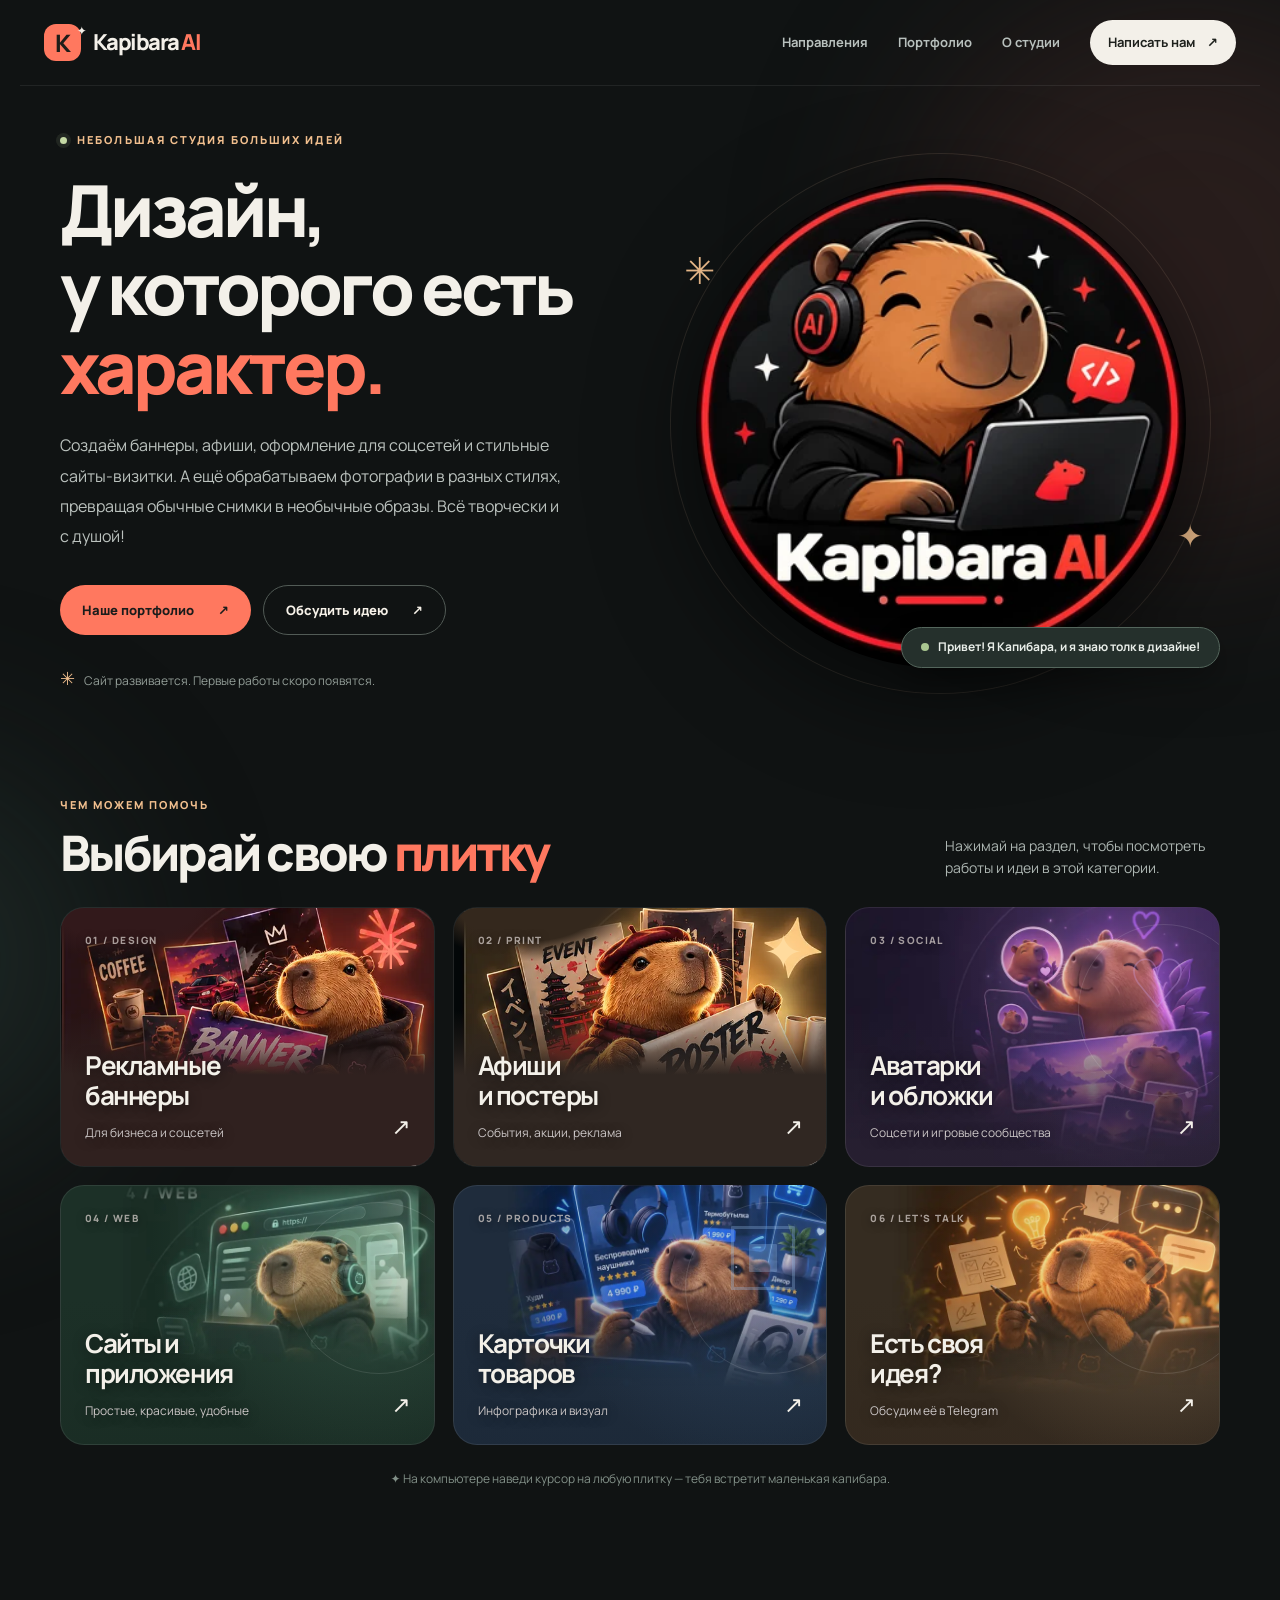
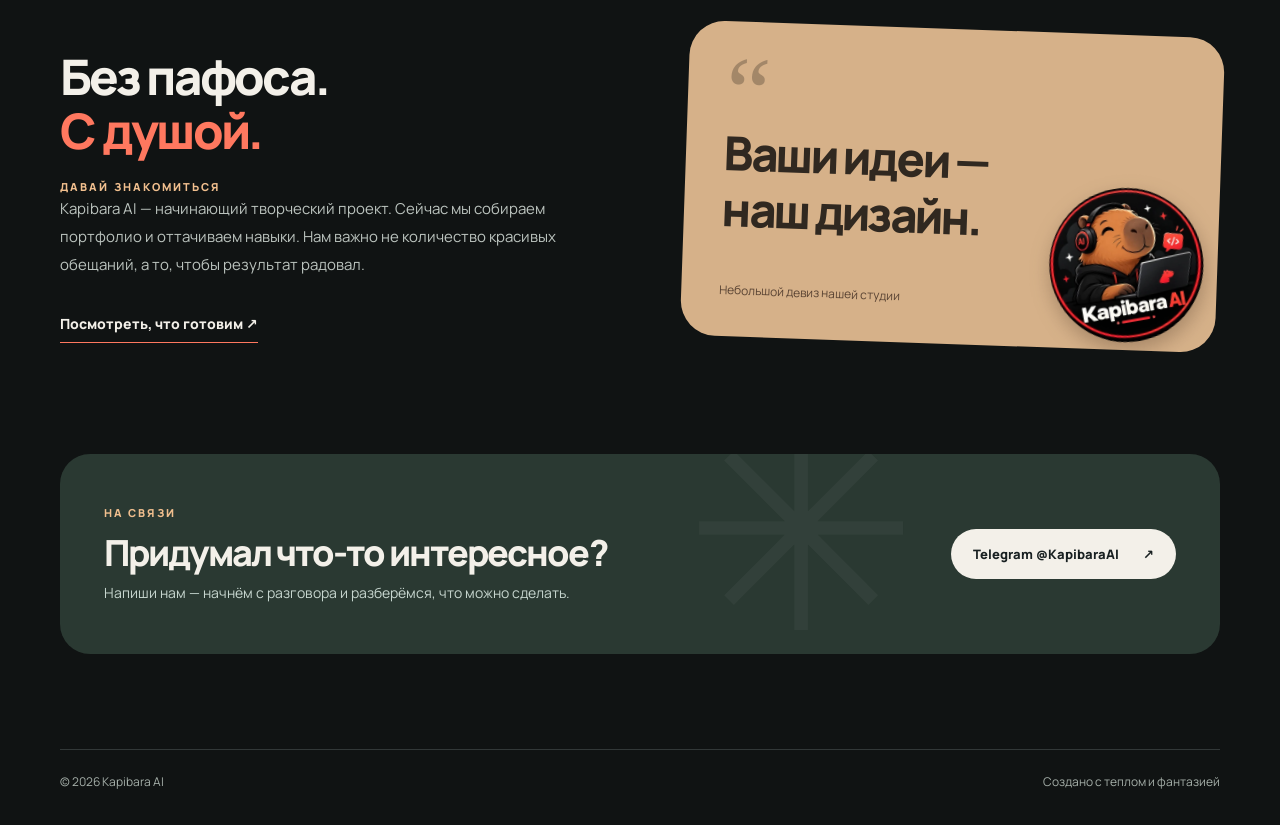
<file: index.html>
<!doctype html>
<html lang="ru">
<head>
  <meta charset="utf-8">
  <meta name="viewport" content="width=device-width, initial-scale=1">
  <meta name="theme-color" content="#111414">
  <meta name="description" content="Kapibara AI — дружелюбная творческая студия. Рекламные баннеры, афиши, визуалы и простые сайты-визитки.">
  <title>Kapibara AI — дизайн с характером</title>
  <link rel="icon" href="assets/kapibara-logo.webp" type="image/webp">
  <link rel="stylesheet" href="assets/style.css?v=20261023-projects">
  <script src="assets/app.js?v=20261021-default-cursor" defer></script>
</head>
<body>
  <div class="ambient ambient-a" aria-hidden="true"></div>
  <div class="ambient ambient-b" aria-hidden="true"></div>
  <header class="site-header">
    <a href="index.html" class="brand" aria-label="Kapibara AI, главная">
      <span class="brand-mark" aria-hidden="true">K<span class="capy-star">✦</span></span>
      <span>Kapibara <b>AI</b></span>
    </a>
    <nav class="nav" aria-label="Главная навигация">
      <a href="#services">Направления</a>
      <a href="portfolio.html">Портфолио</a>
      <a href="#about">О студии</a>
      <a class="nav-contact" href="https://t.me/KapibaraAI" target="_blank" rel="noopener noreferrer">Написать нам <span aria-hidden="true">↗</span></a>
    </nav>
  </header>
  <main>
    <section class="hero container">
      <div class="hero-copy">
        <div class="eyebrow"><span class="live-dot"></span> Небольшая студия больших идей</div>
        <h1>Дизайн,<br>у которого есть <em>характер.</em></h1>
        <p>Создаём баннеры, афиши, оформление для соцсетей и стильные сайты-визитки. А ещё обрабатываем фотографии в разных стилях, превращая обычные снимки в необычные образы. Всё творчески и с душой!</p>
        <div class="actions">
          <a class="btn btn-primary" href="portfolio.html">Наше портфолио <span aria-hidden="true">↗</span></a>
          <a class="btn btn-outline" href="https://t.me/KapibaraAI" target="_blank" rel="noopener noreferrer">Обсудить идею <span aria-hidden="true">↗</span></a>
        </div>
        <div class="hero-note"><span class="capy-star" aria-hidden="true">✳</span> Сайт развивается. Первые работы скоро появятся.</div>
      </div>
      <div class="hero-art">
        <div class="hero-spark hero-spark-one capy-star" aria-hidden="true">✳</div><div class="hero-spark hero-spark-two capy-star" aria-hidden="true">✦</div>
        <div class="orbit orbit-one" aria-hidden="true"></div><div class="orbit orbit-two" aria-hidden="true"></div>
        <img class="hero-logo" src="assets/kapibara-logo.webp" alt="Фирменный логотип Kapibara AI: улыбающаяся мультяшная капибара в наушниках за ноутбуком" width="500" height="500">
        <div class="art-caption"><span class="art-caption-dot"></span> Привет! Я Капибара, и я знаю толк в дизайне!</div>
      </div>
    </section>

    <section class="container service-section" id="services">
      <div class="section-heading">
        <div><div class="eyebrow">Чем можем помочь</div><h2>Выбирай свою <span>плитку</span></h2></div>
        <p>Нажимай на раздел, чтобы посмотреть работы и идеи в этой категории.</p>
      </div>
      <div class="tiles">
        <a class="tile tile-coral" href="portfolio.html#banners" aria-label="Смотреть рекламные баннеры"><span class="tile-count">01 / DESIGN</span><span class="tile-icon capy-star" aria-hidden="true">✳</span><div class="tile-bottom"><h3>Рекламные<br>баннеры</h3><p>Для бизнеса и соцсетей</p></div><span class="tile-go" aria-hidden="true">↗</span><span class="peek" aria-hidden="true"><span class="peek-ear ear-left"></span><span class="peek-ear ear-right"></span><span class="peek-face"><span class="peek-eye eye-left"></span><span class="peek-eye eye-right"></span><span class="peek-muzzle"></span></span><span class="peek-sign">Баннеры!</span></span></a>
        <a class="tile tile-peach" href="portfolio.html#posters" aria-label="Смотреть афиши и постеры"><span class="tile-count">02 / PRINT</span><span class="tile-icon capy-star" aria-hidden="true">✦</span><div class="tile-bottom"><h3>Афиши<br>и постеры</h3><p>События, акции, реклама</p></div><span class="tile-go" aria-hidden="true">↗</span><span class="peek" aria-hidden="true"><span class="peek-ear ear-left"></span><span class="peek-ear ear-right"></span><span class="peek-face"><span class="peek-eye eye-left"></span><span class="peek-eye eye-right"></span><span class="peek-muzzle"></span></span><span class="peek-sign">Афиши!</span></span></a>
        <a class="tile tile-purple" href="portfolio.html#social" aria-label="Смотреть оформление соцсетей"><span class="tile-count">03 / SOCIAL</span><span class="tile-icon tile-heart" aria-hidden="true">♡</span><div class="tile-bottom"><h3>Аватарки<br>и обложки</h3><p>Соцсети и игровые сообщества</p></div><span class="tile-go" aria-hidden="true">↗</span><span class="peek" aria-hidden="true"><span class="peek-ear ear-left"></span><span class="peek-ear ear-right"></span><span class="peek-face"><span class="peek-eye eye-left"></span><span class="peek-eye eye-right"></span><span class="peek-muzzle"></span></span><span class="peek-sign">Обложки!</span></span></a>
        <a class="tile tile-green" href="portfolio.html#sites" aria-label="Смотреть сайты и приложения"><span class="tile-count">04 / WEB</span><svg class="tile-icon tile-web-icon" viewBox="0 0 72 72" aria-hidden="true" focusable="false"><path id="kapibara-web-route" d="M30 31 V18 C30 10 25 6 18 6 C10 6 6 12 6 19 C6 27 12 31 20 31 H51 C59 31 64 25 64 19 C64 11 58 6 51 6 C43 6 39 12 39 20 V51 C39 59 45 64 52 64 C60 64 64 58 64 52 C64 44 58 39 50 39 H19 C11 39 6 45 6 52 C6 60 12 64 19 64 C27 64 31 58 31 50 Z" fill="none" stroke="currentColor" stroke-width="4.5" stroke-linecap="round" stroke-linejoin="round" opacity=".52"/><g class="web-route-arrow" fill="none" stroke="currentColor" stroke-width="3.8" stroke-linecap="round" stroke-linejoin="round"><path d="M-10 -6 L0 0 L-10 6 M-15 0 H0"/><animateMotion dur="7.2s" begin="-3s" repeatCount="indefinite" rotate="auto"><mpath href="#kapibara-web-route"/></animateMotion></g></svg><div class="tile-bottom"><h3>Сайты и<br>приложения</h3><p>Простые, красивые, удобные</p></div><span class="tile-go" aria-hidden="true">↗</span><span class="peek" aria-hidden="true"><span class="peek-ear ear-left"></span><span class="peek-ear ear-right"></span><span class="peek-face"><span class="peek-eye eye-left"></span><span class="peek-eye eye-right"></span><span class="peek-muzzle"></span></span><span class="peek-sign">Сайты!</span></span></a>
        <a class="tile tile-blue" href="portfolio.html#marketplace" aria-label="Смотреть оформление товаров"><span class="tile-count">05 / PRODUCTS</span><span class="tile-icon tile-squares" aria-hidden="true"><span class="outer-square"></span><span class="inner-square"></span></span><div class="tile-bottom"><h3>Карточки<br>товаров</h3><p>Инфографика и визуал</p></div><span class="tile-go" aria-hidden="true">↗</span><span class="peek" aria-hidden="true"><span class="peek-ear ear-left"></span><span class="peek-ear ear-right"></span><span class="peek-face"><span class="peek-eye eye-left"></span><span class="peek-eye eye-right"></span><span class="peek-muzzle"></span></span><span class="peek-sign">Товары!</span></span></a>
        <a class="tile tile-contact" href="https://t.me/KapibaraAI" target="_blank" rel="noopener noreferrer" aria-label="Написать Kapibara AI в Telegram"><span class="tile-count">06 / LET'S TALK</span><span class="tile-icon tile-fly" aria-hidden="true">↗</span><div class="tile-bottom"><h3>Есть своя<br>идея?</h3><p>Обсудим её в Telegram</p></div><span class="tile-go" aria-hidden="true">↗</span><span class="peek" aria-hidden="true"><span class="peek-ear ear-left"></span><span class="peek-ear ear-right"></span><span class="peek-face"><span class="peek-eye eye-left"></span><span class="peek-eye eye-right"></span><span class="peek-muzzle"></span></span><span class="peek-sign">Пиши!</span></span></a>
      </div>
      <p class="tile-help"><span class="capy-star" aria-hidden="true">✦</span> На компьютере наведи курсор на любую плитку — тебя встретит маленькая капибара.</p>
    </section>

    <section class="container why-section" id="about">
      <div class="why-copy"><h2>Без пафоса.<br><em>С душой.</em></h2><div class="eyebrow">Давай знакомиться</div><p>Kapibara AI — начинающий творческий проект. Сейчас мы собираем портфолио и оттачиваем навыки. Нам важно не количество красивых обещаний, а то, чтобы результат радовал.</p><a class="text-link" href="portfolio.html">Посмотреть, что готовим <span aria-hidden="true">↗</span></a></div>
      <div class="why-card"><div class="quote-mark">“</div><blockquote>Ваши идеи —<br>наш дизайн.</blockquote><img class="why-capibara" src="assets/kapibara-logo.webp" alt="" aria-hidden="true" width="154" height="154"><p>Небольшой девиз нашей студии</p></div>
    </section>

    <section class="container contact-section" id="contacts"><div><div class="eyebrow">На связи</div><h2>Придумал что-то интересное?</h2><p>Напиши нам — начнём с разговора и разберёмся, что можно сделать.</p></div><a class="btn btn-white" href="https://t.me/KapibaraAI" target="_blank" rel="noopener noreferrer">Telegram @KapibaraAI <span aria-hidden="true">↗</span></a></section>
  </main>
  <footer class="site-footer container"><span>© <span id="year">2026</span> Kapibara AI</span><span>Создано с теплом и фантазией</span></footer>
  
</body>
</html>
</file>
<file: assets/style.css>
@import url('https://fonts.googleapis.com/css2?family=Manrope:wght@400;500;600;700;800&display=swap');
:root{--bg:#101313;--panel:#1b2020;--stroke:#323838;--cream:#f3f0e9;--muted:#adb6b2;--coral:#ff785f;--warm:#f1bf8e;--radius:24px;color-scheme:dark}*{box-sizing:border-box}html{scroll-behavior:smooth;scroll-padding-top:90px}body{margin:0;background:var(--bg);color:var(--cream);font-family:Manrope,system-ui,-apple-system,Segoe UI,sans-serif;line-height:1.6;overflow-x:hidden}body::before{content:"";position:fixed;inset:0;pointer-events:none;background-image:radial-gradient(#f4dcb414 .65px,transparent .65px);background-size:16px 16px;opacity:.2;z-index:-3}a{color:inherit;text-decoration:none}button,input{font:inherit}img{max-width:100%}::selection{background:#ff8569;color:#101313}.container{width:min(1160px,calc(100% - 48px));margin-inline:auto}.ambient{position:absolute;pointer-events:none;z-index:-2;filter:blur(95px);border-radius:50%;opacity:.34}.ambient-a{width:550px;height:550px;top:0;right:-180px;background:#5b3430}.ambient-b{width:400px;height:400px;top:760px;left:-300px;background:#344d46}.site-header{height:86px;max-width:1240px;padding:0 24px;margin:0 auto;display:flex;align-items:center;justify-content:space-between;gap:24px;border-bottom:1px solid #ffffff13}.brand{display:flex;gap:12px;align-items:center;font-size:22px;font-weight:800;letter-spacing:-.07em;white-space:nowrap}.brand b{color:var(--coral);font-weight:800}.brand-mark{background:var(--coral);color:#1e1d19;width:37px;height:37px;border-radius:12px;display:grid;place-items:center;font-size:24px;letter-spacing:-.08em;position:relative}.brand-mark span{font-size:12px;position:absolute;top:-3px;right:-4px;color:var(--cream)}.nav{display:flex;align-items:center;gap:30px;font-size:13px;font-weight:700;color:#b8c0bd}.nav>a:not(.nav-contact):hover{color:var(--cream)}.nav-contact{color:#1d201c;background:var(--cream);border-radius:100px;padding:12px 18px;display:inline-flex;align-items:center;gap:12px;transition:background .2s}.nav-contact:hover{background:var(--warm)}.hero{min-height:620px;display:grid;grid-template-columns:1fr 1fr;align-items:center;gap:44px;padding-top:45px;padding-bottom:56px}.hero-copy{padding-bottom:22px}.eyebrow{color:var(--warm);font-size:11px;font-weight:800;text-transform:uppercase;letter-spacing:.19em}.live-dot{display:inline-block;width:7px;height:7px;margin-right:6px;border-radius:50%;background:#c4d8a4;box-shadow:0 0 0 4px #c4d8a418}h1,h2,h3,p{margin-top:0}h1,h2{letter-spacing:-.055em;line-height:1.1}h1{font-size:clamp(47px,5.6vw,75px);font-weight:800;margin:22px 0 23px}em{color:var(--coral);font-style:normal}h2{font-size:clamp(32px,4vw,49px);font-weight:800}h2 span{color:var(--coral)}.hero-copy>p{font-size:16px;line-height:1.9;max-width:505px;color:#bbc2be}.actions{display:flex;gap:12px;margin-top:33px;flex-wrap:wrap}.btn{display:inline-flex;align-items:center;justify-content:center;gap:24px;padding:14px 22px;border-radius:100px;font-size:13px;font-weight:800;min-height:50px;transition:transform .2s,background .2s,border .2s}.btn:hover{transform:translateY(-3px)}.btn-primary{background:var(--coral);color:#1b1c1b}.btn-primary:hover{background:#ff977f}.btn-outline{border:1px solid #525b56;color:#f7f2e9}.btn-outline:hover{border-color:var(--warm)}.btn-white{color:#182021;background:var(--cream)}.hero-note{font-size:12px;margin-top:29px;color:#929d97}.hero-note span{color:var(--warm);font-size:18px;margin-right:7px}.hero-art{position:relative;display:flex;justify-content:center;align-items:center;min-height:525px}.hero-logo{position:relative;z-index:2;display:block;width:min(100%,490px);height:auto;border-radius:50%;filter:drop-shadow(0 25px 50px #0009);animation:soft-float 6s ease-in-out infinite}.orbit{border:1px solid #e5c4a522;border-radius:50%;position:absolute;aspect-ratio:1}.orbit-one{width:97%;transform:rotate(-11deg)}.orbit-two{width:84%;transform:rotate(14deg);border-style:dashed;opacity:.8}.hero-spark{position:absolute;color:var(--warm);z-index:2}.hero-spark-one{top:80px;left:4%;font-size:37px}.hero-spark-two{right:3%;bottom:125px;font-size:31px}.art-caption{z-index:3;position:absolute;bottom:18px;right:0;background:#25302c;border:1px solid #54665c;border-radius:100px;padding:9px 16px;color:#e9eee9;font-weight:700;font-size:12px;box-shadow:0 14px 30px #0004}.art-caption-dot{display:inline-block;width:8px;height:8px;background:#a9c690;border-radius:50%;margin-right:6px}.service-section{padding-top:25px;padding-bottom:75px}.section-heading{display:flex;align-items:flex-end;justify-content:space-between;gap:34px;margin-bottom:27px}.section-heading h2{margin:12px 0 0}.section-heading p{font-size:14px;color:var(--muted);max-width:275px;margin:0}.tiles{display:grid;grid-template-columns:repeat(3,minmax(0,1fr));gap:18px}.tile{height:260px;border-radius:var(--radius);border:1px solid #ffffff15;position:relative;overflow:hidden;padding:24px;isolation:isolate;display:flex;flex-direction:column;justify-content:space-between;transition:border-color .2s,transform .25s,box-shadow .25s;background:var(--panel)}.tile:before{content:"";position:absolute;inset:0;z-index:-1;background:radial-gradient(circle at 82% 25%,var(--glow),transparent 60%)}.tile:after{content:"";position:absolute;width:170px;height:170px;border:1px solid #ffffff1d;border-radius:50%;right:-31px;top:16px;z-index:-1}.tile:hover,.tile:focus-visible{transform:translateY(-5px);border-color:#b7a29485;box-shadow:0 16px 32px #0005;outline:none}.tile-count{color:#dcd3cfb6;font-weight:800;font-size:10px;letter-spacing:.14em}.tile-icon{position:absolute;font-size:68px;line-height:1;right:31px;top:40px;opacity:.4;color:var(--glow-bright)}.tile-bottom{position:relative;z-index:2}.tile h3{font-size:26px;letter-spacing:-.055em;line-height:1.15;margin:0 0 12px}.tile p{font-size:12px;color:#cbc6c6;margin:0}.tile-go{position:absolute;right:23px;bottom:21px;font-size:23px;color:var(--cream)}.tile-coral{--glow:#cf5c4e40;--glow-bright:#fa846b;background:#30211f}.tile-peach{--glow:#c68b4d4a;--glow-bright:#efb879;background:#302722}.tile-purple{--glow:#7c5fa348;--glow-bright:#d0a9f2;background:#292330}.tile-green{--glow:#588c7452;--glow-bright:#a6dbc0;background:#202e29}.tile-blue{--glow:#476c9a58;--glow-bright:#98bde8;background:#212d38}.tile-contact{--glow:#d5b08354;--glow-bright:#f9d5a0;background:#363024}.tile-help{text-align:center;font-size:12px;color:#829088;margin-top:24px}.peek{position:absolute;top:61px;right:37px;width:100px;height:108px;z-index:2;transform:translateY(160px) rotate(-8deg);opacity:0;transition:transform .38s cubic-bezier(.2,1.25,.3,1),opacity .2s;pointer-events:none}.tile:hover .peek,.tile:focus-visible .peek{transform:translateY(0) rotate(-8deg);opacity:1}.peek-face{position:absolute;z-index:2;display:block;width:82px;height:77px;left:5px;top:19px;background:#c48c60;border:3px solid #704e39;border-radius:51% 49% 44% 46%;box-shadow:inset -12px -7px #ab7552}.peek-ear{position:absolute;top:12px;width:24px;height:29px;border:3px solid #704e39;border-radius:50%;background:#b98257}.ear-left{left:8px}.ear-right{right:18px}.peek-eye{position:absolute;width:5px;height:9px;background:#241b17;border-radius:50%;top:26px}.eye-left{left:22px}.eye-right{right:20px}.peek-muzzle{position:absolute;left:20px;top:36px;width:42px;height:27px;border-radius:48%;background:#967057}.peek-muzzle:after{content:"ᴗ";position:absolute;top:-4px;left:16px;color:#432d22;font-weight:800}.peek-sign{position:absolute;z-index:3;top:0;right:-15px;padding:5px 8px;border-radius:6px;background:#fff0d8;color:#513320;font-weight:800;font-size:10px;transform:rotate(8deg);box-shadow:0 4px 0 #4f392c}.why-section{padding:54px 0 110px;display:grid;grid-template-columns:1fr 1fr;align-items:center;gap:90px}.why-copy h2{margin:20px 0}.why-copy p{font-size:15px;line-height:1.85;color:#bbc3be;max-width:500px}.text-link{display:inline-block;border-bottom:1px solid var(--coral);padding-bottom:7px;color:var(--cream);margin-top:19px;font-size:14px;font-weight:800}.why-card{min-height:315px;background:#d6b189;color:#302820;border-radius:35px;padding:38px;position:relative;overflow:hidden;transform:rotate(2deg)}.why-card blockquote{margin:0;font-size:clamp(30px,4vw,47px);font-weight:800;letter-spacing:-.06em;line-height:1.2}.why-card p{position:absolute;bottom:25px;color:#594333;font-size:12px}.quote-mark{font-family:Georgia,serif;font-size:100px;line-height:.65;opacity:.3}.why-capibara{position:absolute;right:14px;bottom:8px;width:154px;height:154px;object-fit:contain;border-radius:50%;transform:rotate(-12deg);filter:drop-shadow(0 8px 10px #44312155)}.contact-section{margin-bottom:95px;border-radius:30px;padding:38px 44px;min-height:200px;background:#2a3932;display:flex;justify-content:space-between;align-items:center;gap:30px;position:relative;overflow:hidden}.contact-section:after{content:"✳";font-size:280px;opacity:.04;position:absolute;right:26%;top:-155px;pointer-events:none}.contact-section h2{font-size:36px;margin:12px 0 9px}.contact-section p{margin:0;color:#c7d6cf;font-size:14px}.contact-section .btn{white-space:nowrap;position:relative;z-index:1}.site-footer{padding:22px 0 34px;display:flex;align-items:center;gap:22px;justify-content:space-between;font-size:12px;color:#a5afa9;border-top:1px solid var(--stroke)}.portfolio-page{padding-top:68px;padding-bottom:65px}.portfolio-page h1{font-size:clamp(45px,6vw,74px);max-width:920px;margin-bottom:20px}.back-link{color:var(--cream)}.back-link:hover{color:var(--warm)}.portfolio-intro{font-size:16px;color:var(--muted);max-width:650px;line-height:1.8}.portfolio-tabs{display:flex;gap:10px;flex-wrap:wrap;margin:39px 0 50px}.portfolio-tabs a{padding:10px 15px;border:1px solid #56605b;border-radius:50px;color:#e9ece8;font-size:12px;font-weight:700}.portfolio-tabs a:hover{background:#293833}.portfolio-groups{display:grid;gap:22px}.portfolio-group{scroll-margin-top:18px;display:grid;grid-template-columns:1fr 1fr;gap:35px;align-items:center;background:#1b2220;border:1px solid #324039;border-radius:25px;padding:35px}.portfolio-group:nth-child(even){background:#282422;border-color:#42372f}.portfolio-group h2{font-size:30px;margin:15px 0}.portfolio-group p{max-width:400px;color:var(--muted);font-size:14px}.empty-work{border:2px dashed #59645e;border-radius:20px;min-height:200px;text-align:center;display:flex;align-items:center;justify-content:center;flex-direction:column;padding:25px;color:#f3e3cd}.empty-work>span{font-size:42px;color:var(--warm)}.empty-work strong{font-size:14px;margin:8px}.empty-work small{font-size:12px;color:#aeb8af}.portfolio-contact{margin-top:80px;margin-bottom:10px}
@keyframes soft-float{0%,100%{transform:translateY(0)}50%{transform:translateY(-10px)}}
@media(max-width:980px){.nav{gap:14px}.hero{gap:10px;min-height:520px}.hero-logo{width:min(100%,430px)}.tiles{grid-template-columns:repeat(2,minmax(0,1fr))}.why-section{gap:40px}.art-caption{right:-5px}}@media(max-width:720px){.site-header{height:auto;padding:16px 20px;align-items:flex-start}.nav{flex-wrap:wrap;justify-content:flex-end;font-size:12px;gap:8px 15px}.nav-contact{padding:8px 10px}.hero{display:flex;flex-direction:column-reverse;gap:0;padding-top:15px;padding-bottom:70px;text-align:center}.hero-art{min-height:350px;width:100%}.hero-logo{width:min(75vw,315px)}.hero-copy{padding-bottom:0}.hero-copy h1{margin-top:18px}.hero-copy>p{margin:0 auto}.actions{justify-content:center}.hero-note{margin-top:20px}.hero-spark-one{left:14%;top:40px}.hero-spark-two{right:10%;bottom:45px}.art-caption{bottom:0;right:10%}.section-heading{display:block}.section-heading p{margin-top:18px}.tile{height:240px}.why-section{grid-template-columns:1fr;gap:35px;padding-top:0;padding-bottom:80px}.why-card{min-height:290px}.contact-section{padding:27px;display:block}.contact-section .btn{margin-top:23px}.site-footer{flex-wrap:wrap}.portfolio-group{grid-template-columns:1fr}.portfolio-group p{margin-bottom:0}}@media(max-width:480px){.container{width:calc(100% - 32px)}.site-header{gap:10px;padding:15px 16px;align-items:center}.brand{font-size:18px}.brand-mark{width:31px;height:31px;font-size:20px}.nav>a:not(.nav-contact){display:none}.nav-contact{font-size:11px}.hero-art{min-height:315px}.hero-logo{width:min(78vw,288px)}.art-caption{font-size:10px}.hero-copy h1{font-size:43px}.hero-copy>p{font-size:14px}.actions{gap:9px}.btn{font-size:12px;padding:12px 17px;gap:10px}.tiles{gap:11px}.tile{height:205px;padding:17px;border-radius:18px}.tile-count{font-size:8px}.tile-icon{font-size:45px;right:10px;top:35px}.tile h3{font-size:18px}.tile p{font-size:10px;padding-right:12px}.tile-go{right:12px;bottom:14px}.peek{right:15px;transform:translateY(160px) rotate(-8deg) scale(.7);transform-origin:bottom right}.tile:hover .peek,.tile:focus-visible .peek{transform:translateY(0) rotate(-8deg) scale(.7)}.why-card{min-height:230px;padding:28px}.why-capibara{width:98px;height:98px;right:12px;bottom:3px}.contact-section h2{font-size:28px}.portfolio-page{padding-top:36px}.portfolio-page h1{font-size:43px}.portfolio-group{padding:22px}.portfolio-group h2{font-size:25px}.empty-work{min-height:160px}}@media(hover:none){.tile:hover{transform:none}.tile .peek{display:none}.tile-help{display:none}}@media(prefers-reduced-motion:reduce){html{scroll-behavior:auto}*,*:before,*:after{animation-duration:.01ms!important;transition-duration:.01ms!important}}
/* Independent gentle rotation and breathing for decorative stars. */
.capy-star{display:inline-block;transform-origin:center center;animation:capy-star-breathe var(--star-duration,4.8s) ease-in-out var(--star-delay,-1.2s) infinite}
@keyframes capy-star-breathe{0%{transform:rotate(-12deg) scale(.94)}50%{transform:rotate(168deg) scale(1.10)}100%{transform:rotate(348deg) scale(.94)}}
/* Large, subtle decorative star in the contact banner also moves out of phase. */
.contact-section:after{animation:capy-star-breathe 8.1s ease-in-out -4.4s infinite;transform-origin:center}
@media(prefers-reduced-motion:reduce){.capy-star,.contact-section:after{animation:none!important}}

/* Kapibara AI: individual, subtle motion for the four remaining service tiles. */
.tile-heart{transform-origin:50% 55%;animation:kapibara-heart-pulse 3.7s ease-in-out -1.1s infinite}
@keyframes kapibara-heart-pulse{
  0%,100%{transform:scale(.91);opacity:.37}
  44%{transform:scale(1.13);opacity:.7}
  55%{transform:scale(1.04);opacity:.58}
  68%{transform:scale(1.1);opacity:.66}
}
.tile-web-icon{width:76px;height:76px;opacity:.68;overflow:visible;pointer-events:none}
.tile-web-icon .web-route-arrow{opacity:1;filter:drop-shadow(0 0 3px var(--glow-bright))}
.tile-squares{width:64px;height:64px;opacity:.65;pointer-events:none}
.tile-squares .outer-square,.tile-squares .inner-square{position:absolute;display:block;box-sizing:border-box;border:3.5px solid currentColor;border-radius:1px}
.tile-squares .outer-square{inset:0;animation:kapibara-outer-square 5.8s ease-in-out -2.3s infinite}
.tile-squares .inner-square{inset:18px;background:currentColor;animation:kapibara-inner-square 5.8s ease-in-out -2.3s infinite}
@keyframes kapibara-outer-square{
  0%,28%,100%{background:transparent;transform:scale(1)}
  49%,77%{background:currentColor;transform:scale(1.025)}
}
@keyframes kapibara-inner-square{
  0%,28%,100%{background:currentColor;transform:scale(1)}
  49%,77%{background:#212d38;transform:scale(.91)}
}
.tile-fly{animation:kapibara-launch 4.8s cubic-bezier(.3,.02,.35,1) -1.7s infinite;transform-origin:center}
@keyframes kapibara-launch{
  0%,28%,100%{transform:translate(0,0) scale(1);opacity:.42}
  41%{transform:translate(-3px,3px) scale(.79);opacity:.65}
  59%,65%{transform:translate(29px,-29px) scale(.95);opacity:0}
  66%{transform:translate(-10px,10px) scale(.8);opacity:0}
  84%{transform:translate(0,0) scale(1);opacity:.42}
}
@media(max-width:480px){
  .tile-web-icon{width:51px;height:51px}
  .tile-squares{width:45px;height:45px}
  .tile-squares .outer-square,.tile-squares .inner-square{border-width:2.5px}
  .tile-squares .inner-square{inset:13px}
}
@media(prefers-reduced-motion:reduce){
  .tile-heart,.tile-squares .outer-square,.tile-squares .inner-square,.tile-fly{animation:none!important;transform:none!important}
  .tile-web-icon .web-route-arrow{visibility:hidden}
}

/* Kapibara AI illustrated service tiles: approved mascot artwork */
.tile.tile-coral,
.tile.tile-peach,
.tile.tile-purple,
.tile.tile-green,
.tile.tile-blue,
.tile.tile-contact{
  background-repeat:no-repeat;
  background-size:cover;
  background-position:center center;
  /* retain original rounded tile layout, animations, hover behavior and links */
}
.tile.tile-coral{background-image:url("tile-1-clean.svg")}
.tile.tile-peach{background-image:url("tile-2-clean.svg")}
.tile.tile-purple{background-image:linear-gradient(0deg,rgba(38,30,47,.49),transparent 57%),url("tile-3.webp")}
.tile.tile-green{background-image:linear-gradient(0deg,rgba(24,42,34,.49),transparent 57%),url("tile-4.webp")}
.tile.tile-blue{background-image:linear-gradient(0deg,rgba(26,39,54,.49),transparent 57%),url("tile-5.webp")}
.tile.tile-contact{background-image:linear-gradient(0deg,rgba(50,38,28,.49),transparent 57%),url("tile-6.webp")}
/* Animated mini-icons remain present, but no longer obscure the mascot illustrations. */
.tile.tile-coral .tile-icon,.tile.tile-peach .tile-icon,.tile.tile-purple .tile-icon,
.tile.tile-green .tile-icon,.tile.tile-blue .tile-icon,.tile.tile-contact .tile-icon{opacity:.3}
.tile .tile-bottom{text-shadow:0 2px 13px rgba(0,0,0,.48)}
.tile .tile-count{text-shadow:0 2px 8px rgba(0,0,0,.5)}

/* DESIGN and PRINT now use fresh artwork with baked-in UI faded out.
   HTML provides all captions and arrows, so no separate masks are required. */
.tile.tile-coral,.tile.tile-peach{background-size:cover;background-position:center center;background-clip:padding-box}
.tile.tile-coral::before,.tile.tile-peach::before,
.tile.tile-coral::after,.tile.tile-peach::after{opacity:0}
.tile.tile-coral .tile-count,.tile.tile-coral .tile-bottom,.tile.tile-coral .tile-go,
.tile.tile-peach .tile-count,.tile.tile-peach .tile-bottom,.tile.tile-peach .tile-go{opacity:1}
/* DESIGN/PRINT: keep both animated symbols visibly separate from the
   decorative stars baked into the approved illustrations. */
.tile.tile-coral > .tile-icon.capy-star,
.tile.tile-peach > .tile-icon.capy-star{
  display:grid;
  place-items:center;
  position:absolute;
  top:16px;
  right:16px;
  width:54px;
  height:54px;
  z-index:5;
  opacity:1;
  font-size:48px;
  line-height:1;
  pointer-events:none;
  transform-origin:50% 50%;
  text-shadow:0 0 15px currentColor;
}
.tile.tile-coral > .tile-icon.capy-star{
  color:#ff8a72;
  animation:kapibara-snowflake-visible 5.8s linear infinite;
}
.tile.tile-peach > .tile-icon.capy-star{
  color:#ffdb9e;
  animation:kapibara-star-visible 4.7s ease-in-out infinite;
}
@keyframes kapibara-snowflake-visible{
  0%{transform:rotate(0deg) scale(.94)}
  50%{transform:rotate(180deg) scale(1.1)}
  100%{transform:rotate(360deg) scale(.94)}
}
@keyframes kapibara-star-visible{
  0%,100%{transform:rotate(-15deg) scale(.83);opacity:.85}
  50%{transform:rotate(165deg) scale(1.16);opacity:1}
}
@media(max-width:480px){
  .tile.tile-coral > .tile-icon.capy-star,
  .tile.tile-peach > .tile-icon.capy-star{
    top:11px;
    right:10px;
    width:42px;
    height:42px;
    font-size:39px;
  }
}
@media(prefers-reduced-motion:reduce){
  .tile.tile-coral > .tile-icon.capy-star,
  .tile.tile-peach > .tile-icon.capy-star{
    animation:none;
    transform:none;
    opacity:1;
  }
}

/* Only 4, 5 and 6 require their existing small-label mask on mobile.
   Fresh images for 1 and 2 need none, because labels were removed in the assets. */
@media(max-width:720px){
  .tile.tile-green{--tile-label-mask:#1c332a}
  .tile.tile-blue{--tile-label-mask:#202e3f}
  .tile.tile-contact{--tile-label-mask:#352b21}
  .tile.tile-green::after,.tile.tile-blue::after,.tile.tile-contact::after{
    content:"";
    opacity:1;
    inset:0 auto auto 0;
    width:100%;
    height:58px;
    border:0;
    border-radius:0;
    background:linear-gradient(to right,var(--tile-label-mask) 0%,var(--tile-label-mask) 67%,transparent 100%);
    -webkit-mask-image:linear-gradient(to bottom,#000 0%,#000 63%,transparent 100%);
    mask-image:linear-gradient(to bottom,#000 0%,#000 63%,transparent 100%);
    pointer-events:none;
  }
}

/* Kapibara AI: responsive expanded greeting pill. */
.art-caption{
  display:flex;
  align-items:center;
  justify-content:center;
  gap:9px;
  width:max-content;
  max-width:calc(100% - 16px);
  padding:11px 19px;
  text-align:center;
  line-height:1.4;
  white-space:normal;
}
.art-caption-dot{flex:0 0 8px;margin-right:0}
@media(max-width:720px){
  .art-caption{
    left:50%;
    right:auto;
    transform:translateX(-50%);
    max-width:calc(100% - 12px);
  }
  /* Place only the studio tagline halfway between the greeting pill and title. */
  .hero-copy{padding-top:22px}
  .hero-copy > .eyebrow{position:relative;top:0}
}
@media(max-width:480px){
  .art-caption{font-size:11px;padding:10px 15px}
}


/* Kapibara AI portfolio: in-development JDM club application. */
.portfolio-project{
  position:relative;
  display:flex;
  flex-direction:column;
  gap:10px;
  padding:25px;
  min-height:290px;
  overflow:hidden;
  border:1px solid #604c4b;
  border-radius:22px;
  background:radial-gradient(circle at 94% 0%,#7d3b3b49,transparent 53%),linear-gradient(135deg,#1b2225,#1d1b20);
  box-shadow:inset 0 1px 0 #ffffff10;
}
.portfolio-project-header{display:flex;align-items:flex-start;justify-content:space-between;gap:12px}
.portfolio-project-logo{display:block;flex:none;width:68px;height:68px;border-radius:16px;object-fit:cover;border:1px solid #ffffff24;background:#0b0f15}
.portfolio-project-status{display:inline-flex;align-items:center;gap:7px;padding:6px 10px;border:1px solid #a78c794a;border-radius:99px;color:#ebd8cb;font-size:11px;font-weight:800;white-space:nowrap}
.portfolio-project-status-dot{display:inline-block;width:7px;height:7px;border-radius:50%;background:#f1bf8e}
.portfolio-project-type{color:#f1bf8e;font-size:10px;font-weight:800;letter-spacing:.16em}
.portfolio-project h3{font-size:clamp(20px,2.2vw,27px);line-height:1.2;letter-spacing:-.045em;margin:0}
.portfolio-project p{font-size:13px;line-height:1.65;color:#c4cfca;margin:0}
.portfolio-project-note{font-size:11px;color:#9ca9a3;margin-top:auto;padding-top:8px}
@media(max-width:480px){
  .portfolio-project{min-height:270px;padding:20px}
  .portfolio-project-logo{width:60px;height:60px}
  .portfolio-project h3{font-size:23px}
}
</file>
